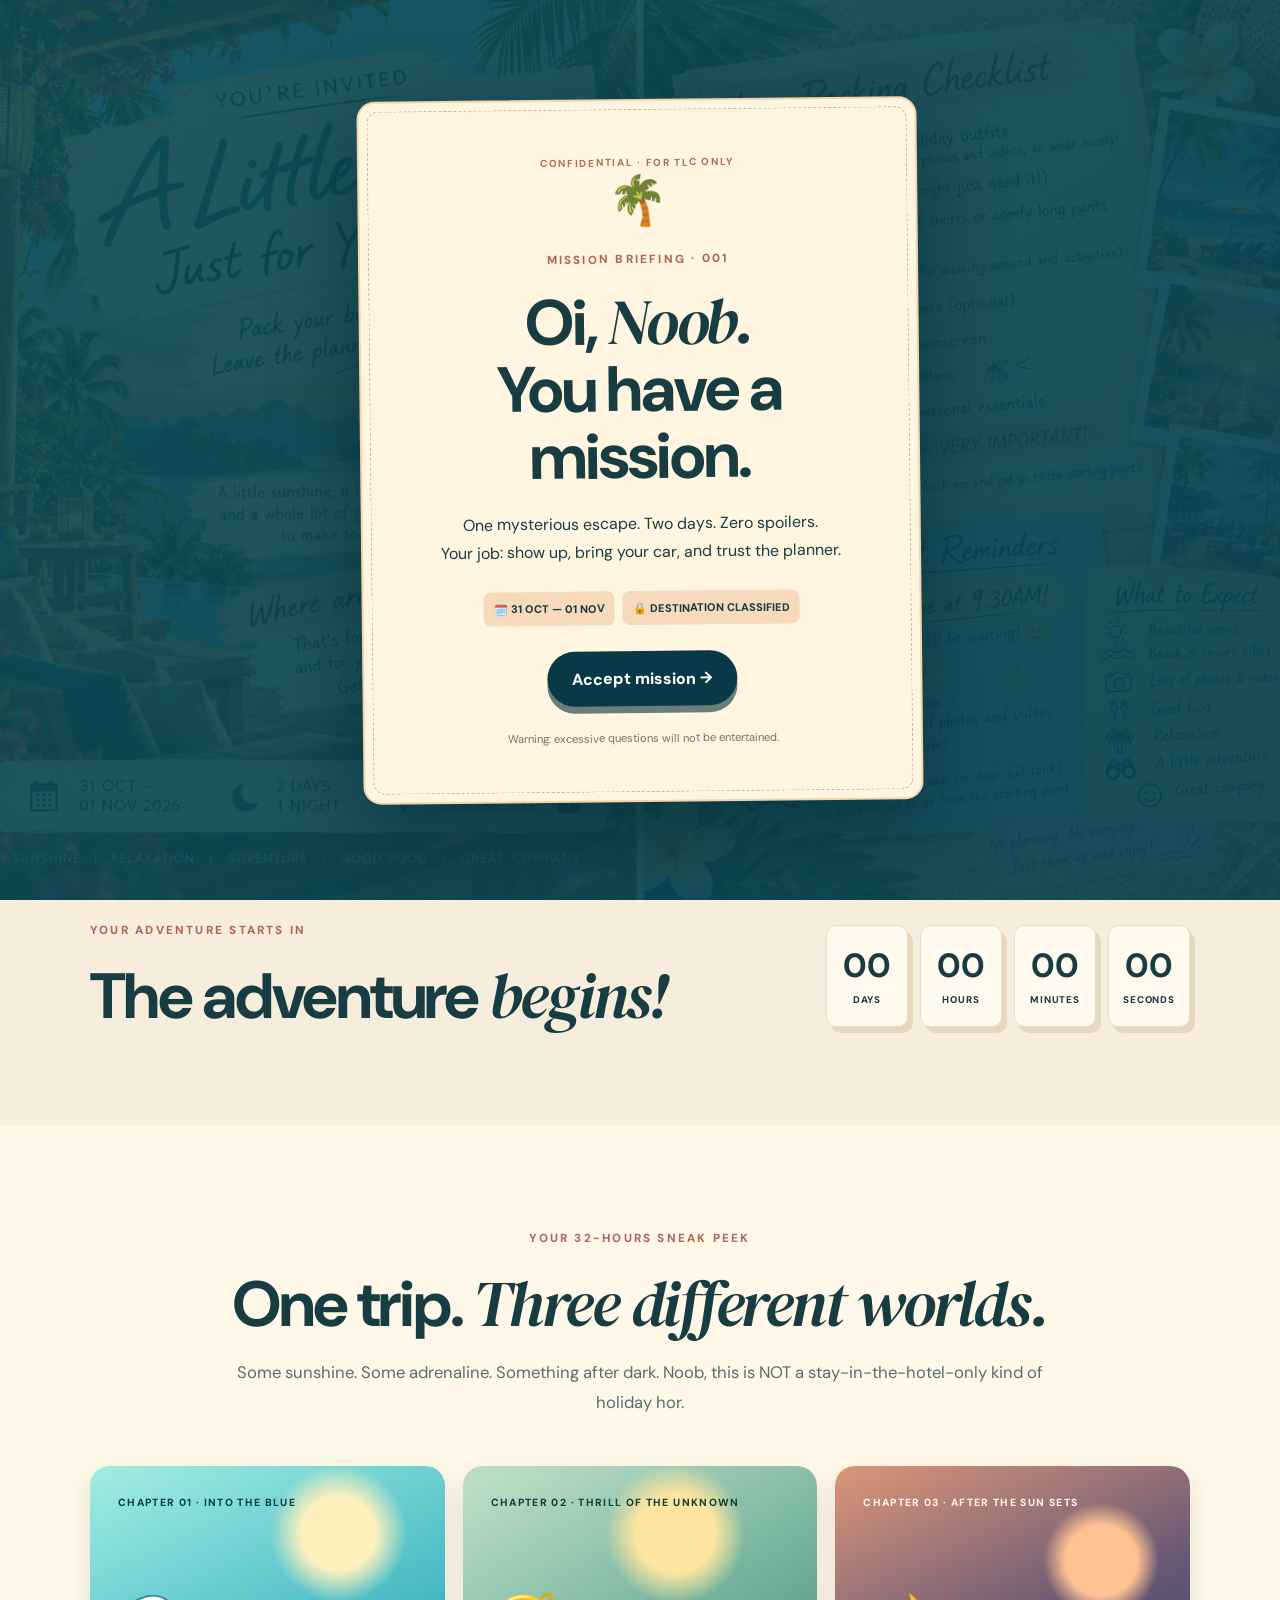
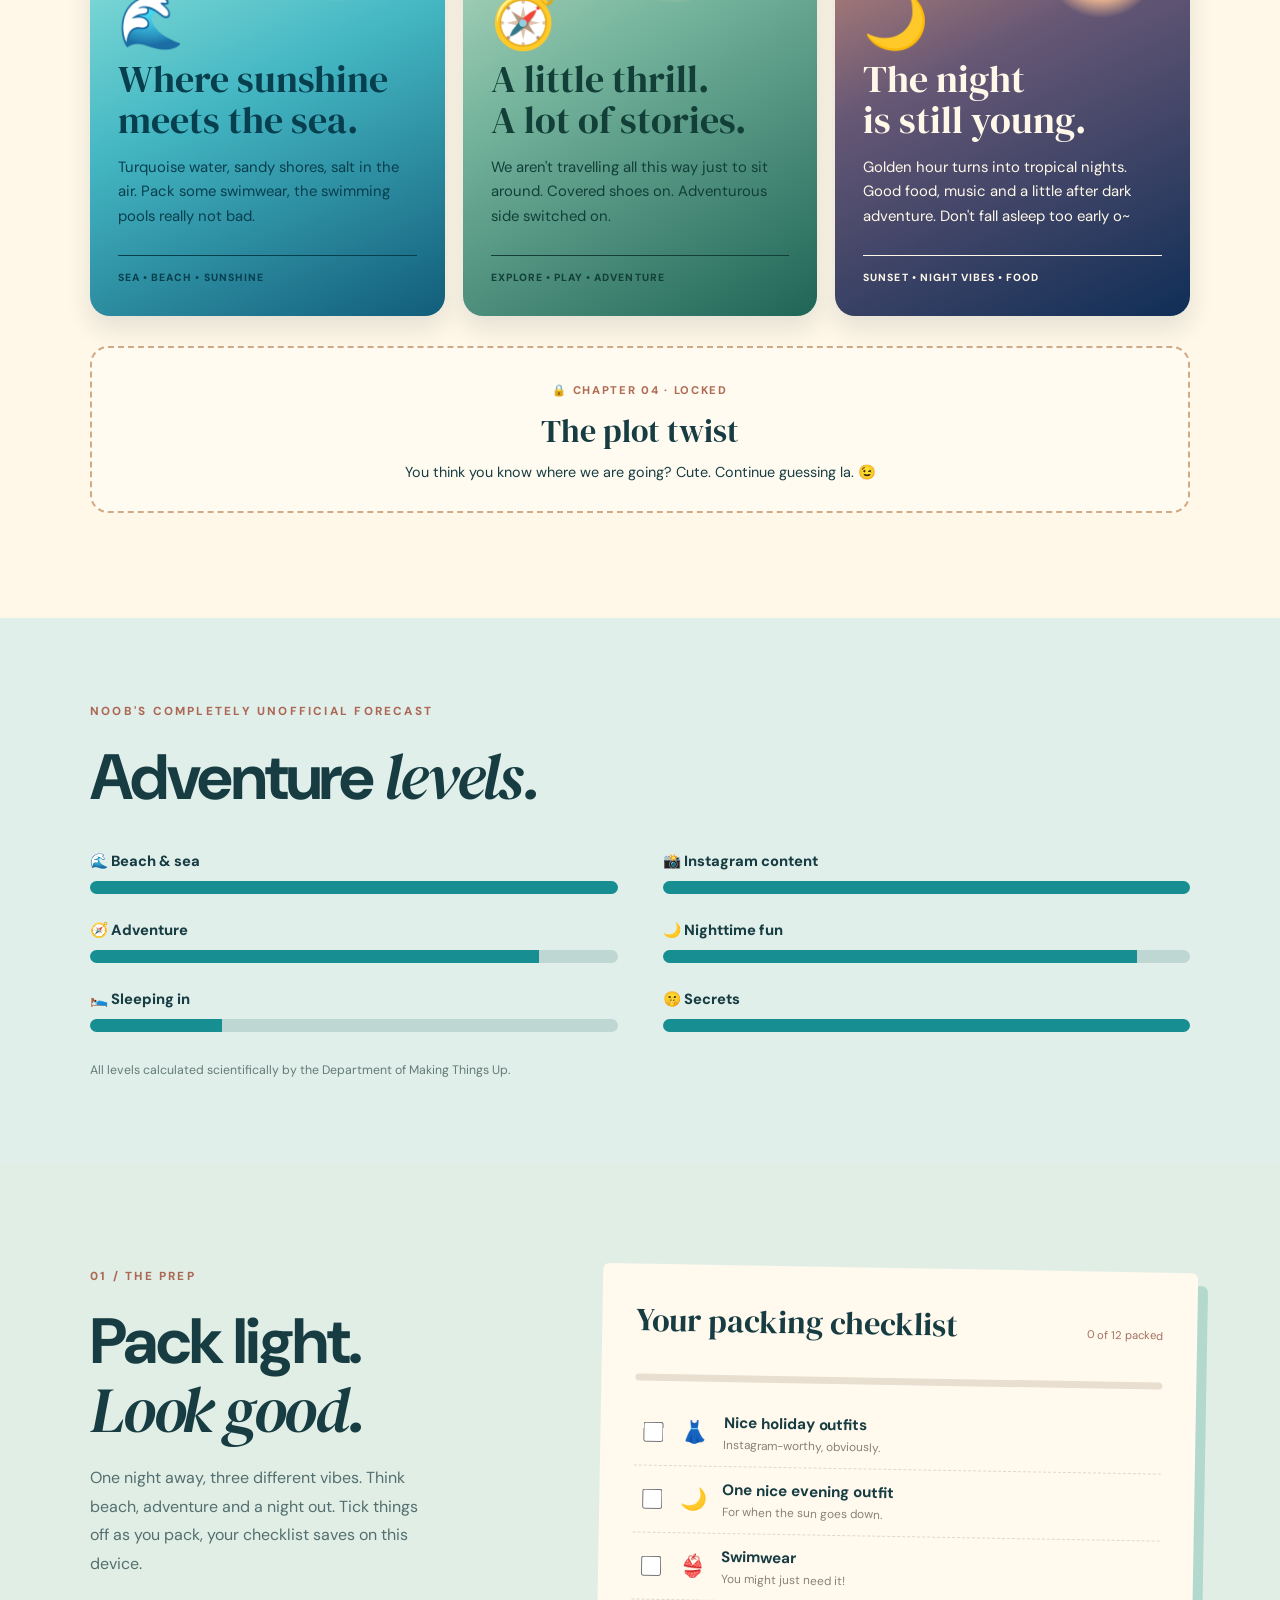
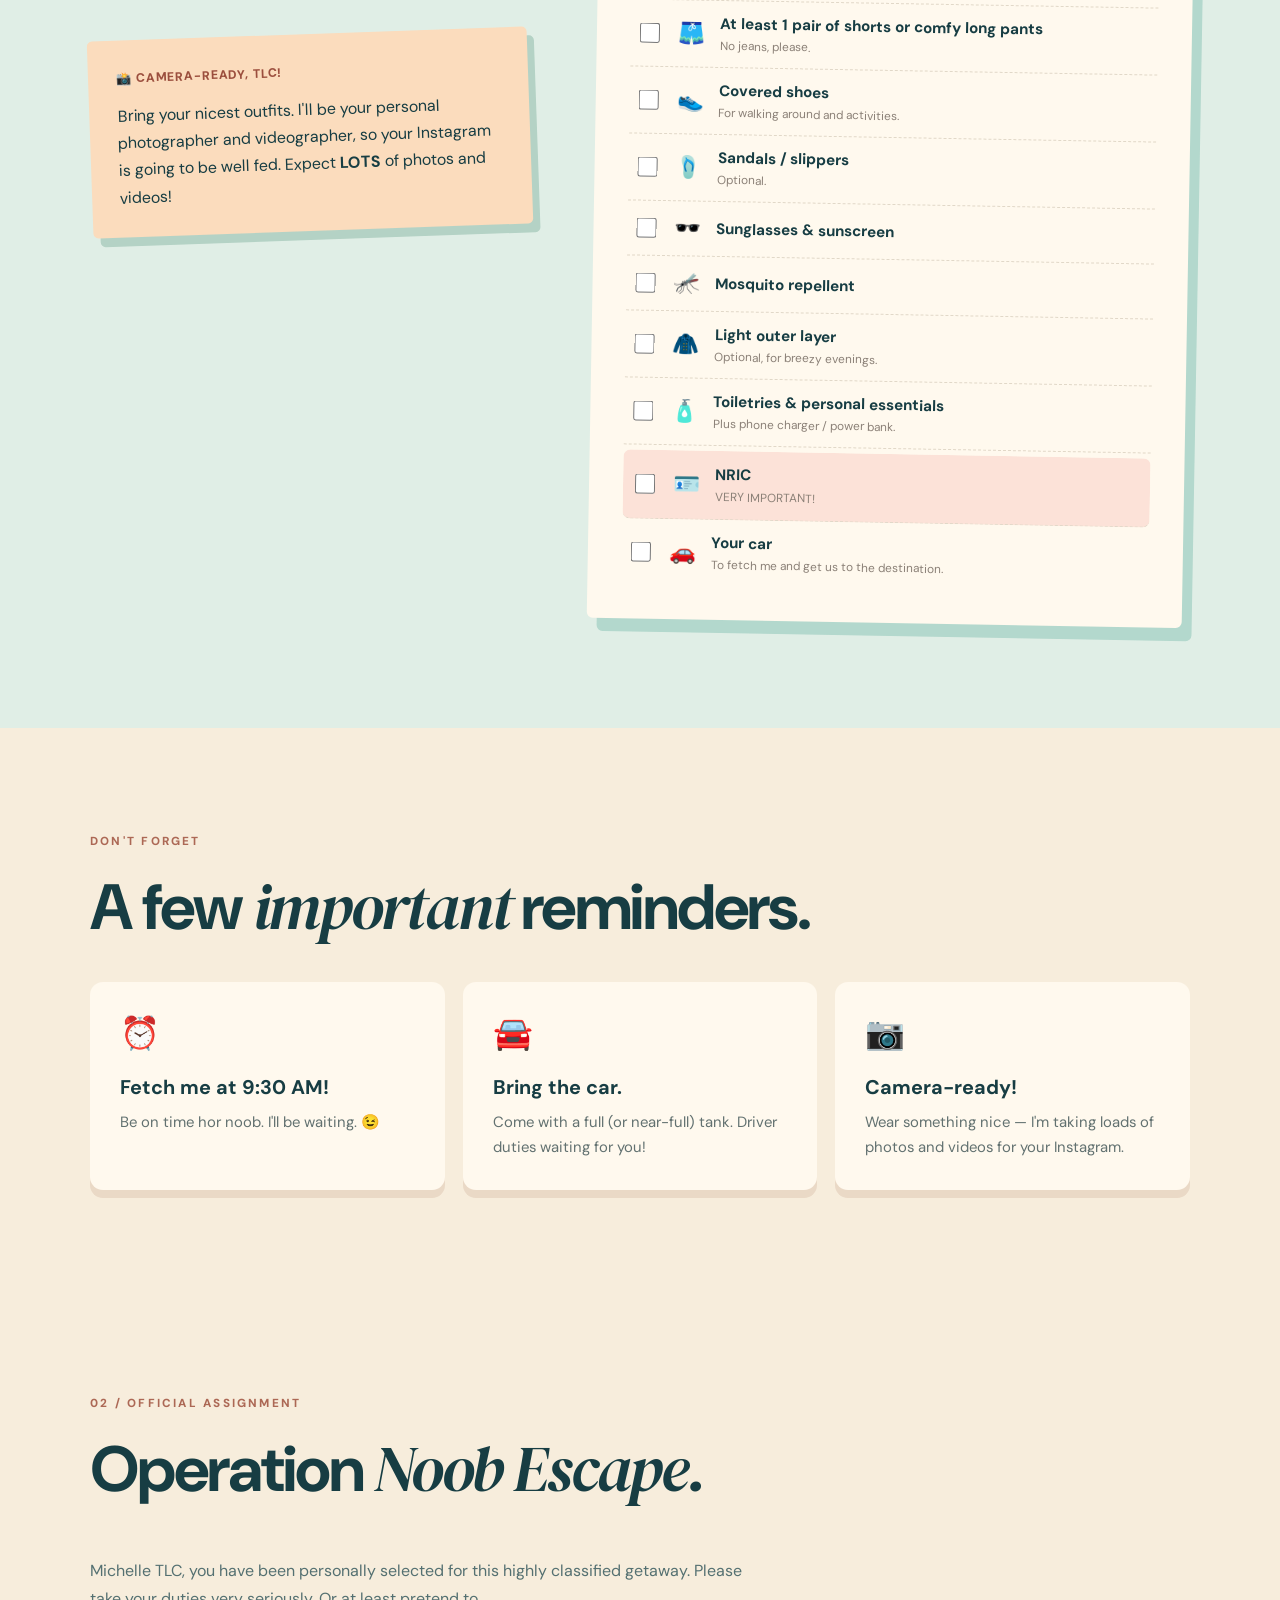
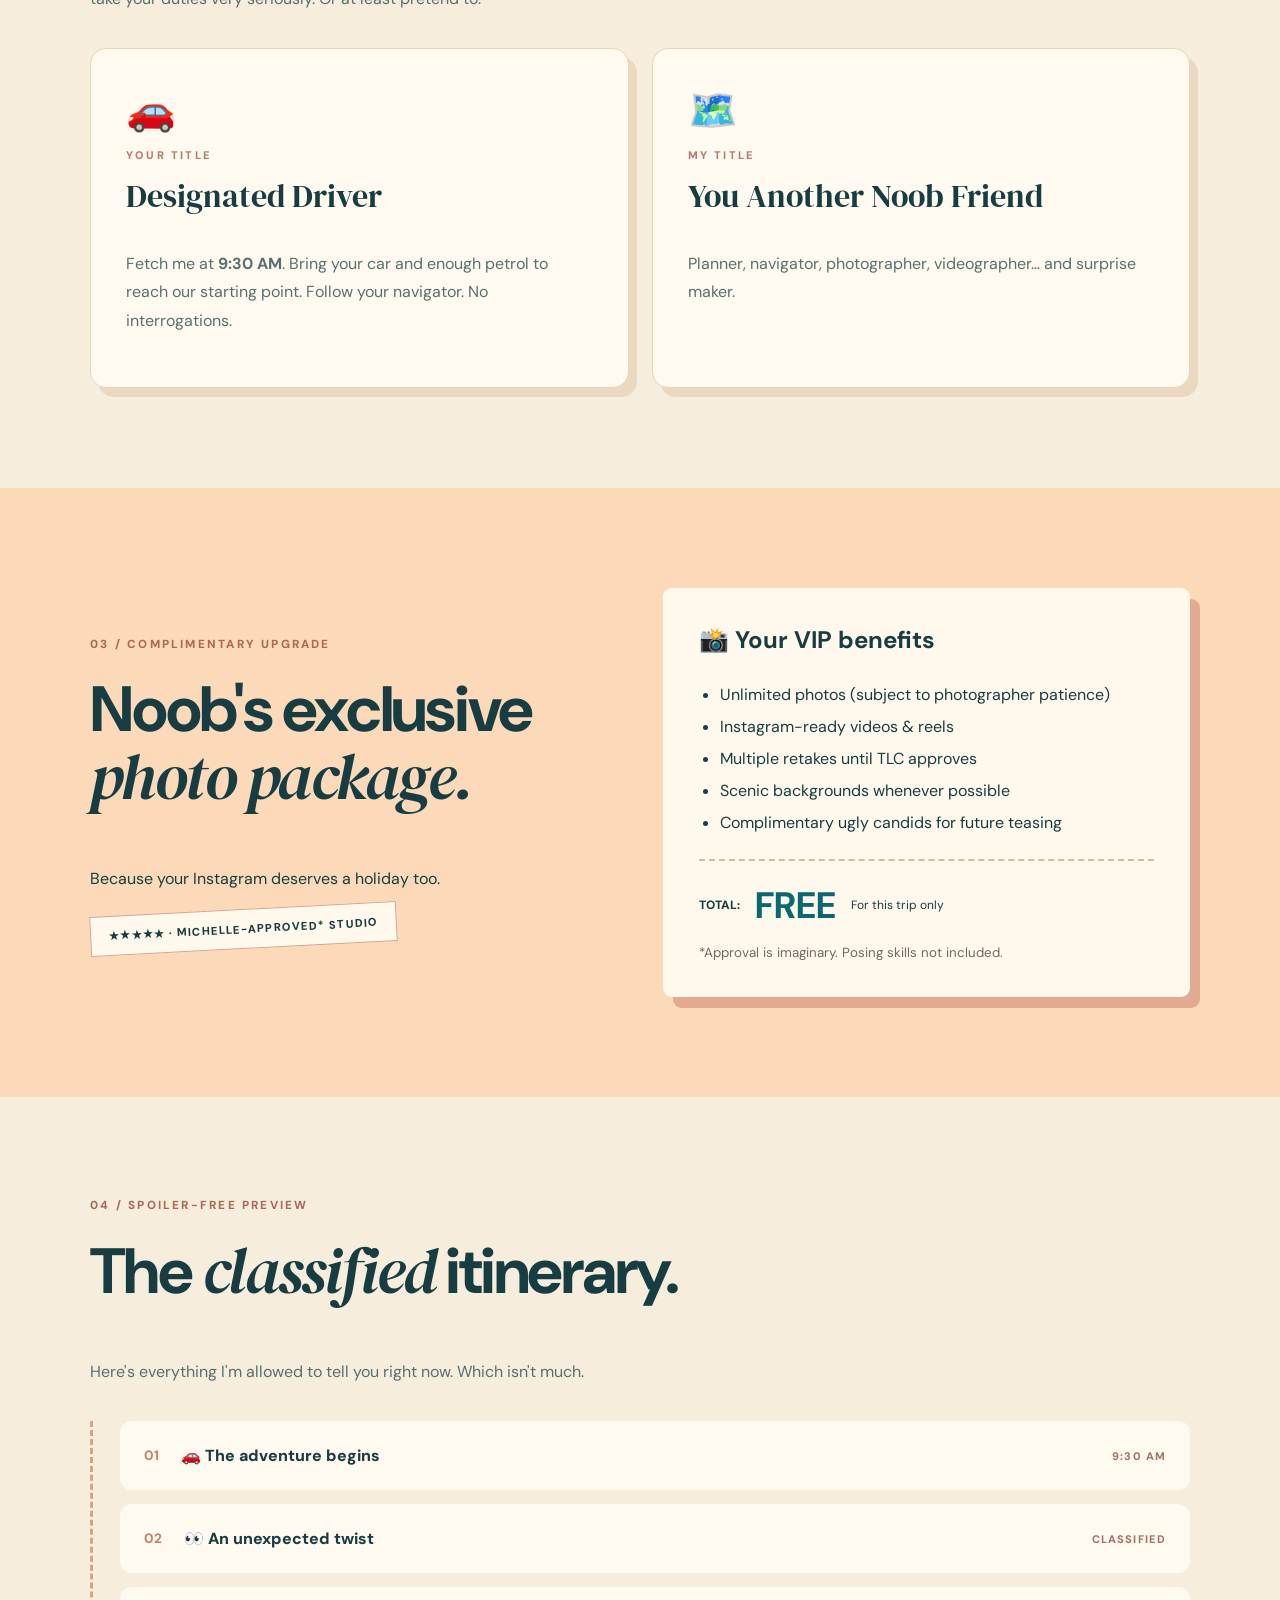
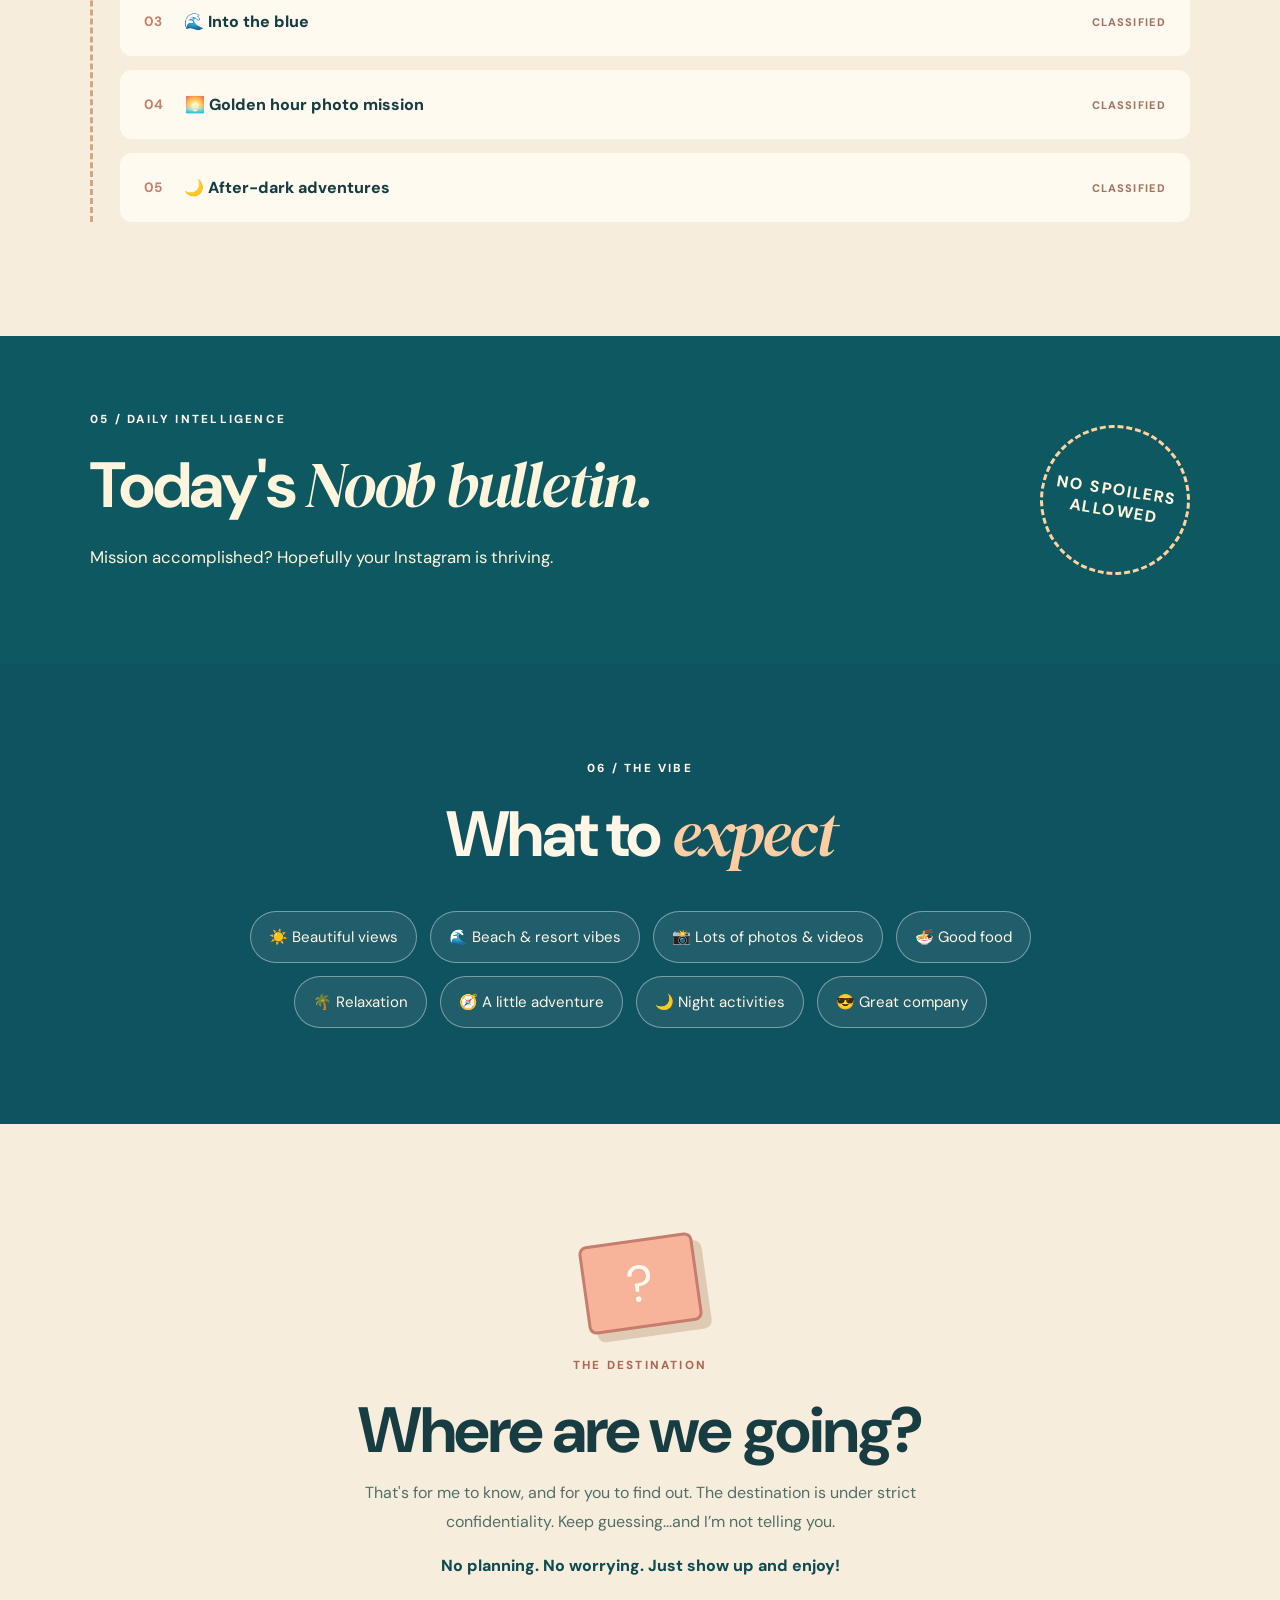
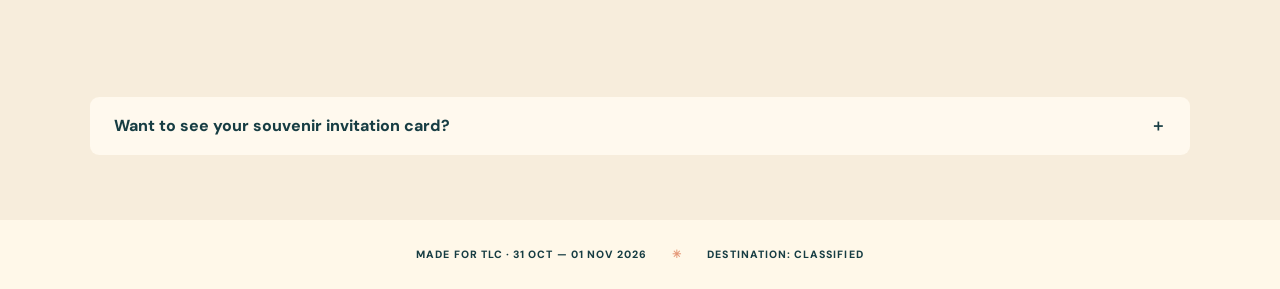
<file: index.html>
<!doctype html>
<html lang="en"><head><meta charset="utf-8"><meta name="viewport" content="width=device-width, initial-scale=1"><meta name="theme-color" content="#f7eddc"><meta name="description" content="Noob, you're invited to a little mystery escape. Pack your bags and leave the planning to me!"><title>A Little Escape — For Noob</title><link rel="stylesheet" href="styles.css"></head>
<body>
<div class="grain" aria-hidden="true"></div>
<header class="topbar"><span class="brand">THE MYSTERY ESCAPE CLUB <span aria-hidden="true">✺</span></span><span class="top-pill">31 OCT — 01 NOV 2026</span></header>
<div class="mission-gate" id="mission-gate" role="dialog" aria-modal="true" aria-labelledby="gate-title"><div class="gate-card"><div class="stamp">CONFIDENTIAL · FOR TLC ONLY</div><div class="gate-icon">🌴</div><p class="eyebrow dark">MISSION BRIEFING · 001</p><h2 id="gate-title">Oi, <em>Noob.</em><br>You have a mission.</h2><p>One mysterious escape. Two days. Zero spoilers.<br>Your job: show up, bring your car, and trust the planner.</p><div class="gate-meta"><span>🗓️ 31 OCT — 01 NOV</span><span>🔒 DESTINATION CLASSIFIED</span></div><button class="button primary" id="accept-mission" type="button">Accept mission →</button><small>Warning: excessive questions will not be entertained.</small></div></div><div class="toast" id="toast" role="status" aria-live="polite"></div><main>
<section class="hero" aria-labelledby="hero-title">
<div class="leaf leaf-a" aria-hidden="true">✳</div><div class="leaf leaf-b" aria-hidden="true">✳</div>
<div class="hero-content"><p class="eyebrow">✦ YOU'RE OFFICIALLY INVITED ✦</p><div class="postmark">TOP SECRET<br>NO PEEKING</div><h1 id="hero-title">A Little <em>Escape</em><span>Just for You, <strong id="noob-trigger" title="Noob approved">Noob.</strong></span></h1><p class="hero-sub">Pack your bags. Leave the planning to me.<br><span>A little sunshine, a little adventure, and a whole lot of good stories.</span></p><div class="hero-actions"><a class="button primary" href="#packing">See what to pack <span>↓</span></a><a class="button secondary" href="#worlds">Your adventure <span>↗</span></a></div></div>
<div class="wave" aria-hidden="true"></div></section>
<section class="details wrap"><div class="detail"><span class="tiny-label">WHEN</span><strong>31 Oct – 1 Nov</strong><span>Saturday to Sunday · 2026</span></div><div class="detail"><span class="tiny-label">HOW LONG</span><strong>2 Days, 1 Night</strong><span>Short trip, maximum fun</span></div><div class="detail"><span class="tiny-label">WHERE</span><strong>Classified <span aria-hidden="true">⌁</span></strong><span>Nice try, TLC 😉</span></div></section>
<section class="countdown wrap" aria-labelledby="countdown-title"><div><p class="eyebrow dark">YOUR ADVENTURE STARTS IN</p><h2 id="countdown-title">The countdown <em>is on.</em></h2></div><div class="timer" id="timer" role="timer" aria-live="off"><div><b id="days">--</b><small>DAYS</small></div><div><b id="hours">--</b><small>HOURS</small></div><div><b id="minutes">--</b><small>MINUTES</small></div><div><b id="seconds">--</b><small>SECONDS</small></div></div></section>

<section class="worlds-section" id="worlds" aria-labelledby="worlds-title">
 <div class="wrap worlds-intro"><p class="eyebrow dark">YOUR 32-HOURS SNEAK PEEK</p><h2 id="worlds-title">One trip. <em>Three different worlds.</em></h2><p>Some sunshine. Some adrenaline. Something after dark. Noob, this is NOT a stay-in-the-hotel-only kind of holiday hor.</p></div>
 <div class="world-grid wrap">
  <article class="world-card blue-world"><div class="world-number">CHAPTER 01 · INTO THE BLUE</div><div class="world-icon">🌊</div><h3>Where sunshine<br>meets the sea.</h3><p>Turquoise water, sandy shores, salt in the air. Pack some swimwear, the swimming pools really not bad.</p><span class="world-tag">SEA • BEACH • SUNSHINE</span></article>
  <article class="world-card thrill-world"><div class="world-number">CHAPTER 02 · THRILL OF THE UNKNOWN</div><div class="world-icon">🧭</div><h3>A little thrill.<br>A lot of stories.</h3><p>We aren't travelling all this way just to sit around. Covered shoes on. Adventurous side switched on.</p><span class="world-tag">EXPLORE • PLAY • ADVENTURE</span></article>
  <article class="world-card night-world"><div class="world-number">CHAPTER 03 · AFTER THE SUN SETS</div><div class="world-icon">🌙</div><h3>The night<br>is still young.</h3><p>Golden hour turns into tropical nights. Good food, music and a little after dark adventure. Don't fall asleep too early o~</p><span class="world-tag">SUNSET • NIGHT VIBES • FOOD</span></article>
 </div>
 <div class="wrap twist-teaser"><span>🔒 CHAPTER 04 · LOCKED</span><strong>The plot twist</strong><p>You think you know where we are going? Cute. Continue guessing la. 😉</p></div>
</section>
<section class="forecast-section"><div class="wrap"><p class="eyebrow dark">NOOB'S COMPLETELY UNOFFICIAL FORECAST</p><h2>Adventure <em>levels.</em></h2><div class="forecast-grid"><div><span>🌊 Beach & sea</span><b style="--level:100%"></b></div><div><span>📸 Instagram content</span><b style="--level:100%"></b></div><div><span>🧭 Adventure</span><b style="--level:85%"></b></div><div><span>🌙 Nighttime fun</span><b style="--level:90%"></b></div><div><span>🛌 Sleeping in</span><b style="--level:25%"></b></div><div><span>🤫 Secrets</span><b style="--level:100%"></b></div></div><p class="forecast-disclaimer">All levels calculated scientifically by the Department of Making Things Up.</p></div></section>
<section class="packing-section" id="packing"><div class="wrap grid"><div class="section-intro"><div class="eyebrow dark">01 / THE PREP</div><h2>Pack light.<br><em>Look good.</em></h2><p>One night away, three different vibes. Think beach, adventure and a night out. Tick things off as you pack, your checklist saves on this device.</p><div class="note-card"><span class="sticker">📸 CAMERA-READY, TLC!</span><p>Bring your nicest outfits. I'll be your personal photographer and videographer, so your Instagram is going to be well fed. Expect <strong>LOTS</strong> of photos and videos!</p></div></div><div class="paper checklist"><div class="paper-header"><h3>Your packing checklist</h3><span id="progress">0 of 12 packed</span></div><div class="progress-track"><div id="progress-bar"></div></div><div id="checklist-items">
<label><input type="checkbox" data-item="outfits"><span class="icon">👗</span><span>Nice holiday outfits<small>Instagram-worthy, obviously.</small></span></label>
<label><input type="checkbox" data-item="evening"><span class="icon">🌙</span><span>One nice evening outfit<small>For when the sun goes down.</small></span></label>
<label><input type="checkbox" data-item="swim"><span class="icon">👙</span><span>Swimwear<small>You might just need it!</small></span></label>
<label><input type="checkbox" data-item="pants"><span class="icon">🩳</span><span>At least 1 pair of shorts or comfy long pants<small>No jeans, please.</small></span></label>
<label><input type="checkbox" data-item="covered"><span class="icon">👟</span><span>Covered shoes<small>For walking around and activities.</small></span></label>
<label><input type="checkbox" data-item="slippers"><span class="icon">🩴</span><span>Sandals / slippers <small>Optional.</small></span></label>
<label><input type="checkbox" data-item="sun"><span class="icon">🕶️</span><span>Sunglasses & sunscreen</span></label>
<label><input type="checkbox" data-item="mosquito"><span class="icon">🦟</span><span>Mosquito repellent</span></label>
<label><input type="checkbox" data-item="outer"><span class="icon">🧥</span><span>Light outer layer<small>Optional, for breezy evenings.</small></span></label>
<label><input type="checkbox" data-item="essentials"><span class="icon">🧴</span><span>Toiletries & personal essentials<small>Plus phone charger / power bank.</small></span></label>
<label class="important"><input type="checkbox" data-item="nric"><span class="icon">🪪</span><span>NRIC <small>VERY IMPORTANT!</small></span></label>
<label><input type="checkbox" data-item="car"><span class="icon">🚗</span><span>Your car<small>To fetch me and get us to the destination.</small></span></label>
</div></div></div></section>
<section class="reminders wrap"><div class="eyebrow dark">DON'T FORGET</div><h2>A few <em>important</em> reminders.</h2><div class="reminder-grid"><article class="reminder"><span class="reminder-emoji">⏰</span><h3>Fetch me at 9:30 AM!</h3><p>Be on time hor noob. I'll be waiting. 😉</p></article><article class="reminder"><span class="reminder-emoji">🚘</span><h3>Bring the car.</h3><p>Come with a full (or near-full) tank. Driver duties waiting for you!</p></article><article class="reminder"><span class="reminder-emoji">📷</span><h3>Camera-ready!</h3><p>Wear something nice — I'm taking loads of photos and videos for your Instagram.</p></article></div></section>
<section class="wrap mission-section" id="mission"><div class="eyebrow dark">02 / OFFICIAL ASSIGNMENT</div><h2>Operation <em>Noob Escape.</em></h2><p class="section-lead">Michelle TLC, you have been personally selected for this highly classified getaway. Please take your duties very seriously. Or at least pretend to.</p><div class="mission-grid"><article class="mission-card"><span class="mission-emoji">🚗</span><span class="tiny-label">YOUR TITLE</span><h3>Designated Driver</h3><p>Fetch me at <strong>9:30 AM</strong>. Bring your car and enough petrol to reach our starting point. Follow your navigator. No interrogations.</p></article><article class="mission-card"><span class="mission-emoji">🗺️</span><span class="tiny-label">MY TITLE</span><h3>You Another Noob Friend</h3><p>Planner, navigator, photographer, videographer… and surprise maker.</p></article></div></section>
<section class="perks-section"><div class="wrap perks-grid"><div><div class="eyebrow dark">03 / COMPLIMENTARY UPGRADE</div><h2>Noob's exclusive<br><em>photo package.</em></h2><p>Because your Instagram deserves a holiday too.</p><div class="camera-badge">★★★★★ · MICHELLE-APPROVED* STUDIO</div></div><div class="perks-card"><h3>📸 Your VIP benefits</h3><ul><li>Unlimited photos (subject to photographer patience)</li><li>Instagram-ready videos & reels</li><li>Multiple retakes until TLC approves</li><li>Scenic backgrounds whenever possible</li><li>Complimentary ugly candids for future teasing</li></ul><div class="perk-price">TOTAL: <strong>FREE</strong><span>For this trip only</span></div><small>*Approval is imaginary. Posing skills not included.</small></div></div></section>
<section class="wrap itinerary-section"><div class="eyebrow dark">04 / SPOILER-FREE PREVIEW</div><h2>The <em>classified</em> itinerary.</h2><p class="section-lead">Here's everything I'm allowed to tell you right now. Which isn't much.</p><div class="stops"><div><b>01</b><span>🚗 The adventure begins</span><i>9:30 AM</i></div><div><b>02</b><span>👀 An unexpected twist</span><i>CLASSIFIED</i></div><div><b>03</b><span>🌊 Into the blue</span><i>CLASSIFIED</i></div><div><b>04</b><span>🌅 Golden hour photo mission</span><i>CLASSIFIED</i></div><div><b>05</b><span>🌙 After-dark adventures</span><i>CLASSIFIED</i></div></div></section>
<section class="daily-section"><div class="wrap daily-inner"><div><div class="eyebrow">05 / DAILY INTELLIGENCE</div><h2>Today's <em>Noob bulletin.</em></h2><p id="daily-hint">Your mystery briefing is loading...</p></div><span class="daily-stamp">NO SPOILERS<br>ALLOWED</span></div></section>
<section class="expect-section"><div class="wrap"><div class="eyebrow">06 / THE VIBE</div><h2>What to <em>expect</em></h2><div class="vibes"><span>☀️ Beautiful views</span><span>🌊 Beach & resort vibes</span><span>📸 Lots of photos & videos</span><span>🍜 Good food</span><span>🌴 Relaxation</span><span>🧭 A little adventure</span><span>🌙 Night activities</span><span>😎 Great company</span></div></div></section>
<section class="mystery wrap" id="mystery"><div class="envelope"><span>?</span></div><p class="eyebrow dark">THE DESTINATION</p><h2>Where are we going?</h2><p>That's for me to know, and for you to find out. The destination is under strict confidentiality. Keep guessing...and I’m not telling you.</p><p class="mystery-closer">No planning. No worrying. Just show up and enjoy!</p></section>
<section class="art-section wrap"><details><summary>Want to see your souvenir invitation card? <span>＋</span></summary><img src="assets/invitation-art.webp" alt="Tropical mystery getaway invitation collage for Noob" loading="lazy"></details></section>
</main><footer>MADE FOR TLC · 31 OCT — 01 NOV 2026 <span>✳</span> DESTINATION: CLASSIFIED</footer>
<script src="script.js" defer></script></body></html>
</file>
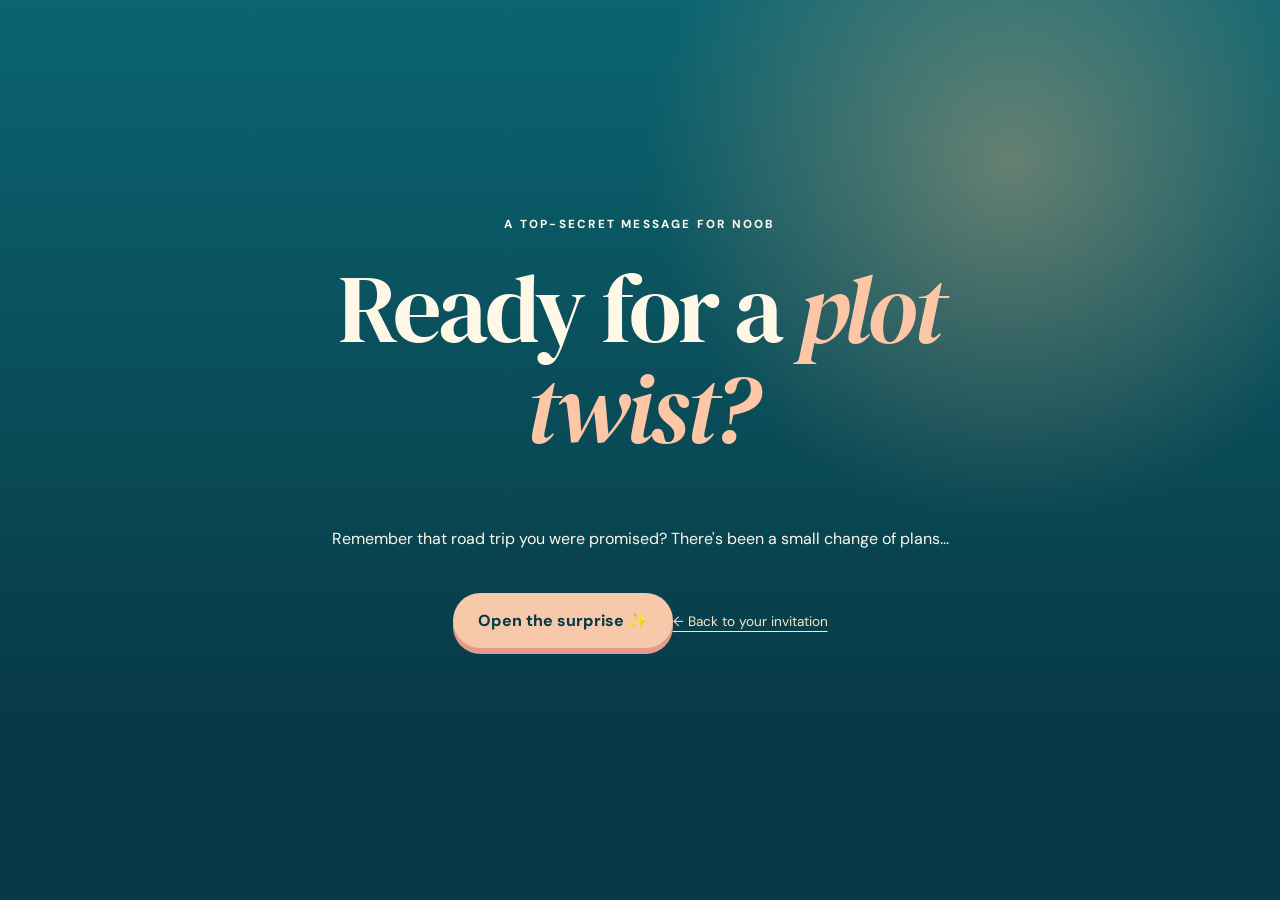
<file: reveal.html>
<!doctype html><html lang="en"><head><meta charset="utf-8"><meta name="viewport" content="width=device-width, initial-scale=1"><meta name="theme-color" content="#073a46"><meta name="robots" content="noindex,nofollow"><title>Plot Twist, TLC!</title><link rel="stylesheet" href="styles.css"></head><body class="reveal-page"><main class="reveal-main"><div class="reveal-shell"><p class="eyebrow">A TOP-SECRET MESSAGE FOR NOOB</p><h1>Ready for a <em>plot twist?</em></h1><p id="sealed-intro">Remember that road trip you were promised? There's been a small change of plans...</p><button id="open-surprise" class="button primary" type="button">Open the surprise ✨</button><div class="reveal-secret" id="reveal-secret" hidden><p class="eyebrow">🚗 ROAD TRIP: CANCELLED &nbsp; → &nbsp; ✈️ FLIGHT MODE: ACTIVATED</p><h2>We're not going<br>on a road trip.<br><em>We're flying to...</em></h2><div class="destination">LANGKAWI <span>🌴</span></div><p>Two days, one night. Beach and resort vibes. Your driver duties end at the airport, Li Ching. Plot twist! ✈️</p><div class="flight-ticket"><span>YOUR SECRET GETAWAY</span><div><strong>PENANG <b>✈</b> LANGKAWI</strong><small>31 OCT 2026 · FLIGHT DEPARTS 1:30 PM</small></div><p>Actual check-in and boarding times: follow your airline booking.</p></div><p class="bottom-message">Told you I'd handle the planning. 😎</p></div><a class="back-link" href="./">← Back to your invitation</a></div></main><script>document.getElementById('open-surprise').addEventListener('click',()=>{document.getElementById('reveal-secret').hidden=false;document.getElementById('open-surprise').hidden=true;document.getElementById('sealed-intro').hidden=true;document.querySelector('.reveal-secret').scrollIntoView({behavior:'smooth',block:'nearest'});});</script></body></html>
</file>
<file: styles.css>
@import url('https://fonts.googleapis.com/css2?family=DM+Sans:wght@400;500;600;700;800&family=DM+Serif+Display:ital@0;1&display=swap');
:root{--ink:#173d43;--deep:#073a46;--sand:#f7eddc;--coral:#f7ad97;--paper:#fff9ee;--sea:#c6e8e2}*{box-sizing:border-box}html{scroll-behavior:smooth}body{margin:0;color:var(--ink);font-family:'DM Sans',Arial,sans-serif;background:var(--sand)}button,input{font:inherit}a{color:inherit}h1,h2,h3,p{margin-top:0}h1,h2{letter-spacing:-.035em}em{font-family:'DM Serif Display',Georgia,serif;font-weight:400}h2{font-size:clamp(2.4rem,5vw,4.5rem);line-height:1.05}.wrap{width:min(1100px,calc(100% - 42px));margin-inline:auto}.grain{position:fixed;inset:0;pointer-events:none;z-index:9;opacity:.14;background-image:url("data:image/svg+xml,%3Csvg viewBox='0 0 180 180' xmlns='http://www.w3.org/2000/svg'%3E%3Cfilter id='n'%3E%3CfeTurbulence type='fractalNoise' baseFrequency='.75' numOctaves='3' stitchTiles='stitch'/%3E%3C/filter%3E%3Crect width='100%25' height='100%25' filter='url(%23n)' opacity='.18'/%3E%3C/svg%3E")}.topbar{display:flex;justify-content:space-between;align-items:center;padding:19px max(22px,calc((100vw - 1100px)/2));background:#fff7e8;font-size:.72rem;font-weight:800;letter-spacing:.13em;gap:20px}.brand span{color:#ec846a}.top-pill{border:1px solid #d2b9a0;border-radius:99px;padding:9px 14px;white-space:nowrap}.hero{position:relative;min-height:630px;display:grid;place-items:center;text-align:center;overflow:hidden;padding:90px 22px 128px;background:radial-gradient(circle at 79% 55%,#ffdd8e 0 3%,transparent 18%),linear-gradient(180deg,#a9d9d4 0%,#cae5db 24%,#fbd0a5 61%,#ee9b7f 79%,#d17b67 100%)}.hero:before{content:'';position:absolute;inset:auto 0 0;height:36%;background:repeating-linear-gradient(177deg,transparent 0 17px,#ffffff22 19px 20px),linear-gradient(#4dabc18a,#0b6577c2);clip-path:polygon(0 20%,15% 26%,30% 16%,47% 26%,65% 18%,81% 23%,100% 12%,100% 100%,0 100%)}.hero:after{content:'';position:absolute;left:-60px;bottom:8%;width:330px;height:340px;opacity:.42;background:radial-gradient(ellipse at 50% 100%,#214e47 0 8%,transparent 9%),repeating-conic-gradient(from 210deg at 40% 90%,transparent 0deg 11deg,#214e47 12deg 15deg,transparent 16deg 28deg);border-radius:100%;transform:rotate(-30deg)}.hero-content{position:relative;z-index:2;max-width:850px}.eyebrow{font-size:.73rem;font-weight:800;letter-spacing:.19em;color:#fff9ee;margin-bottom:24px}.eyebrow.dark{color:#ac6855}.hero h1{font-family:'DM Serif Display',Georgia,serif;font-size:clamp(4.2rem,10vw,8.5rem);line-height:.97;margin:0 0 28px;color:#073b48;font-weight:400;text-shadow:0 2px #fff5dc4a}.hero h1 em{display:inline-block;color:#fff8e7;text-shadow:1px 3px #0d475055}.hero h1 span{font-family:'DM Sans',sans-serif;font-size:clamp(1.4rem,3.2vw,2.7rem);font-weight:500;display:block;letter-spacing:-.06em;margin-top:18px}.hero h1 strong{font-weight:800;text-decoration:underline;text-decoration-color:#fcaf87;text-decoration-thickness:7px;text-underline-offset:6px}.hero-sub{font-weight:800;font-size:1.16rem;line-height:1.8}.hero-sub span{font-size:.94rem;font-weight:500}.hero-actions{display:flex;justify-content:center;gap:13px;flex-wrap:wrap;margin-top:35px}.button{display:inline-flex;align-items:center;justify-content:center;gap:12px;text-decoration:none;border-radius:100px;padding:17px 25px;font-weight:800;cursor:pointer;border:0;transition:transform .2s}.button:hover{transform:translateY(-3px)}.button.primary{background:var(--deep);color:white;box-shadow:0 7px 0 #052d3699}.button.secondary{background:#fff6df;border:2px solid var(--deep)}.postmark{position:absolute;right:-80px;top:-38px;transform:rotate(14deg);border:2px dashed #e9896f;color:#b4594c;border-radius:50%;width:115px;height:115px;display:grid;place-items:center;font-size:.75rem;font-weight:800;line-height:1.7;letter-spacing:.08em}.leaf{position:absolute;color:#2a7859;opacity:.3;font-size:11rem}.leaf-a{top:-90px;left:6%;transform:rotate(25deg)}.leaf-b{bottom:-100px;right:3%;transform:rotate(-18deg)}.details{position:relative;display:grid;grid-template-columns:repeat(3,1fr);background:#fff8e9;box-shadow:0 18px 35px #61422313;margin-top:-45px;border-radius:12px;padding:28px 18px;z-index:4}.detail{padding:10px 24px;display:grid;gap:9px}.detail+.detail{border-left:1px dashed #d4b8a2}.tiny-label{font-size:.69rem;color:#b87967;font-weight:800;letter-spacing:.2em}.detail strong{font-size:1.3rem}.detail>span:last-child{font-size:.81rem;color:#6d7774}.countdown{padding:112px 0 95px;display:flex;justify-content:space-between;gap:35px;align-items:center}.countdown h2{margin:0}.timer{display:grid;grid-template-columns:repeat(4,1fr);gap:12px}.timer div{min-width:82px;text-align:center;background:#fff9ee;border:1px solid #ebddc9;padding:18px 10px;border-radius:10px;box-shadow:5px 6px 0 #e6d7bf}.timer b{display:block;font-size:2.1rem}.timer small{font-size:.61rem;letter-spacing:.1em;font-weight:800}.packing-section{background:#e0eee6;padding:105px 0}.grid{display:grid;grid-template-columns:.85fr 1.15fr;gap:65px;align-items:start}.section-intro h2{margin:20px 0}.section-intro>p{max-width:330px;line-height:1.8;color:#546f6e}.note-card{background:#fbdcbd;padding:26px 28px;transform:rotate(-2deg);box-shadow:7px 9px 0 #b4d2c5;margin-top:55px;border-radius:5px}.note-card p{line-height:1.7;margin:15px 0 0}.sticker{font-size:.77rem;font-weight:800;letter-spacing:.07em;color:#9b4e3d}.paper{background:var(--paper);padding:34px;box-shadow:10px 13px 0 #b3d8cd;transform:rotate(1deg);border-radius:6px}.paper-header{display:flex;justify-content:space-between;gap:12px;align-items:baseline}.paper h3{font-family:'DM Serif Display',Georgia,serif;font-size:2rem;font-weight:400}.paper-header>span{font-size:.7rem;color:#a47160;white-space:nowrap}.progress-track{height:7px;background:#e8dfd0;border-radius:30px;overflow:hidden;margin-bottom:18px}.progress-track div{height:100%;width:0;background:#df9276;transition:width .2s}.checklist label{display:flex;gap:15px;align-items:center;cursor:pointer;border-bottom:1px dashed #e1d8c8;padding:13px 5px}.checklist label:last-child{border-bottom:0}.checklist label input{accent-color:#267a79;width:20px;height:20px;flex:0 0 20px;cursor:pointer}.checklist label input:checked~span:last-child{text-decoration:line-through;color:#8b9691}.checklist label span:last-child{font-size:.95rem;font-weight:700}.checklist small{display:block;font-size:.74rem;color:#8b8077;margin-top:4px;font-weight:400}.checklist .icon{font-size:1.35rem}.checklist .important{background:#fce2d8;border-radius:7px;margin-top:5px;padding:14px 8px}.reminders{padding:105px 0}.reminders h2{margin-bottom:40px}.reminder-grid{display:grid;grid-template-columns:repeat(3,1fr);gap:18px}.reminder{background:#fff9ee;border-radius:13px;padding:30px;box-shadow:0 8px 0 #ead9c6}.reminder-emoji{font-size:2rem}.reminder h3{font-size:1.24rem;margin:20px 0 10px}.reminder p{font-size:.93rem;line-height:1.7;color:#627170;margin:0}.expect-section{background:#0f5260;color:#fff6e5;text-align:center;padding:96px 0}.expect-section h2{margin:0 0 42px}.expect-section h2 em{color:#fecda1}.vibes{display:flex;flex-wrap:wrap;justify-content:center;gap:13px;max-width:860px;margin:auto}.vibes span{padding:15px 18px;border:1px solid #ffffff66;border-radius:50px;background:#ffffff13;font-size:.94rem}.mystery{text-align:center;padding:115px 20px 100px;max-width:680px}.mystery .envelope{width:115px;height:89px;margin:0 auto 29px;background:#f8b49a;border:3px solid #c67c6e;border-radius:8px;display:grid;place-items:center;transform:rotate(-8deg);font-size:3.2rem;color:#fff9ee;box-shadow:8px 9px 0 #dfcbb4}.mystery h2{margin-bottom:15px}.mystery>p:not(.eyebrow){line-height:1.8;color:#526e69}.mystery-closer{font-weight:800!important;color:#0e4b51!important}.art-section{padding-bottom:65px}.art-section details{background:#fff9ee;border-radius:9px;padding:18px 24px}.art-section summary{cursor:pointer;font-weight:800;display:flex;justify-content:space-between;gap:15px;list-style:none}.art-section summary::-webkit-details-marker{display:none}.art-section img{display:block;width:100%;height:auto;margin-top:25px;border-radius:6px}footer{display:flex;justify-content:center;gap:25px;align-items:center;background:#fff8e9;padding:28px 15px;text-align:center;font-size:.66rem;font-weight:800;letter-spacing:.1em}footer span{color:#e59979}
/* Secret reveal page: independent file, not linked from invitation */
.reveal-page{background:#083e49;color:#fff8e7}.reveal-main{min-height:100dvh;display:grid;place-items:center;padding:38px 20px;background:radial-gradient(circle at 79% 18%,#f8bf8360,transparent 29%),linear-gradient(180deg,#0c6471,#073a46 80%)}.reveal-shell{text-align:center;max-width:750px;width:100%;padding:40px 15px}.reveal-shell h1{font-size:clamp(3rem,8vw,6rem);font-family:'DM Serif Display',Georgia,serif;font-weight:400;line-height:1.05}.reveal-shell h1 em{color:#fdc6a6}.reveal-shell>p{line-height:1.8}.reveal-shell .button.primary{background:#f7c8a9;color:#073a46;margin:24px 0 38px;box-shadow:0 6px 0 #e49a8c}.reveal-secret{background:#fffaed;color:#0b4651;border-radius:22px;padding:44px 25px;box-shadow:0 22px 65px #052b31}.reveal-secret[hidden]{display:none}.reveal-secret .eyebrow{color:#d67f62}.reveal-secret h2{font-size:clamp(2rem,5vw,3.7rem)}.reveal-secret h2 em{color:#da876b}.destination{font-size:clamp(2.5rem,9vw,6rem);font-weight:800;letter-spacing:-.06em;margin:24px 0;color:#007b80;overflow-wrap:anywhere}.destination span{font-size:.6em}.reveal-secret>p{line-height:1.75}.flight-ticket{border:2px dashed #deb39c;text-align:left;padding:20px;margin:25px auto;max-width:490px;border-radius:9px;background:#fff2df}.flight-ticket>span{letter-spacing:.15em;font-size:.65rem;font-weight:800;color:#b76e5e}.flight-ticket strong{display:block;font-size:1.15rem;margin:18px 0 7px}.flight-ticket strong b{color:#d77e62}.flight-ticket small{font-weight:700}.flight-ticket p{font-size:.77rem;color:#6e7772;margin-bottom:0}.bottom-message{font-weight:800}.back-link{display:inline-block;margin-top:30px;color:#fce4c9;font-size:.85rem;text-underline-offset:5px}
@media(max-width:790px){.topbar{padding:15px 20px}.hero{min-height:650px}.postmark{right:0;top:-52px;width:80px;height:80px;font-size:.56rem}.details{grid-template-columns:1fr;margin-top:-35px}.detail{padding:15px 20px}.detail+.detail{border-left:0;border-top:1px dashed #d4b8a2}.countdown{display:block;padding:85px 0}.timer{margin-top:25px}.grid{grid-template-columns:1fr;gap:40px}.note-card{margin-top:30px;max-width:450px}.paper{transform:none}.reminder-grid{grid-template-columns:1fr}.reminders,.packing-section{padding:78px 0}.hero:after{opacity:.2}.leaf-a{left:-80px}}@media(max-width:450px){.topbar{font-size:.55rem}.top-pill{padding:8px}.hero{padding:110px 18px 120px}.hero h1{font-size:3.65rem}.hero-sub{font-size:1rem}.hero-sub span{font-size:.84rem}.timer{gap:5px}.timer div{min-width:0;padding:14px 4px}.timer b{font-size:1.65rem}.timer small{font-size:.51rem}.paper{padding:24px 14px}.paper h3{font-size:1.55rem}.checklist label span:last-child{font-size:.86rem}.vibes span{font-size:.82rem}.reveal-shell{padding:20px 0}.reveal-secret{padding:32px 13px}footer{font-size:.55rem;gap:10px}}
@media(prefers-reduced-motion:reduce){html{scroll-behavior:auto}*,*:before,*:after{transition:none!important}}

/* Personality edition */
[hidden]{display:none!important}.mission-gate{position:fixed;inset:0;z-index:30;background:linear-gradient(135deg,#0d4c56e8,#0c4553f2),url('assets/invitation-art.webp') center/cover;display:grid;place-items:center;padding:20px;overflow:auto}.gate-card{position:relative;background:#fff5e1;border:2px solid #f4d3ab;border-radius:18px;max-width:560px;width:100%;padding:clamp(26px,6vw,55px);text-align:center;box-shadow:0 25px 80px #002c35a8;transform:rotate(-.6deg)}.gate-card:before{content:'';position:absolute;inset:8px;border:1px dashed #d4af8f;border-radius:12px;pointer-events:none}.gate-card h2{font-size:clamp(2.3rem,6vw,4rem);margin:12px 0 20px}.gate-card p{line-height:1.7}.gate-card .eyebrow{margin:18px 0}.gate-icon{font-size:3rem}.stamp{letter-spacing:.17em;font-size:.63rem;font-weight:800;color:#b46e58}.gate-meta{display:flex;gap:8px;justify-content:center;flex-wrap:wrap;margin:26px 0}.gate-meta span{background:#f6dabb;padding:10px;border-radius:7px;font-weight:800;font-size:.69rem}.gate-card small{display:block;font-size:.7rem;margin-top:25px;color:#806e61}.toast{position:fixed;bottom:24px;left:50%;transform:translate(-50%,140px);z-index:40;background:#073a46;color:#fff9ef;border:2px solid #f3caa0;border-radius:15px;padding:19px 24px;max-width:min(94vw,500px);width:max-content;text-align:center;font-size:.86rem;font-weight:800;box-shadow:0 15px 40px #073a4655;opacity:0;transition:transform .3s,opacity .3s;pointer-events:none}.toast.show{transform:translate(-50%,0);opacity:1}#noob-trigger{cursor:pointer}.mission-section,.itinerary-section{padding:100px 0}.section-lead{max-width:670px;line-height:1.75;color:#547071;margin-bottom:35px}.mission-grid{display:grid;grid-template-columns:1fr 1fr;gap:23px}.mission-card{background:#fffaef;border:1px solid #e8d3b9;border-radius:16px;padding:35px;box-shadow:8px 9px 0 #ead8c0}.mission-card .tiny-label{display:block;margin:12px 0}.mission-emoji{font-size:2.5rem}.mission-card h3{font-family:'DM Serif Display',Georgia,serif;font-size:2rem;font-weight:400}.mission-card p{line-height:1.8;color:#597070}.perks-section{background:#fbd9b9;padding:100px 0}.perks-grid{display:grid;grid-template-columns:1fr 1fr;gap:45px;align-items:center}.perks-grid p{line-height:1.75}.camera-badge{background:#fff9ed;display:inline-block;font-size:.7rem;font-weight:800;padding:12px 18px;letter-spacing:.1em;border:1px solid #d3a68e;transform:rotate(-3deg)}.perks-card{background:#fff9ed;box-shadow:10px 11px 0 #e2aa91;border-radius:9px;padding:36px}.perks-card h3{font-size:1.5rem}.perks-card ul{padding-left:21px;line-height:2}.perk-price{border-top:2px dashed #d9b7a1;margin-top:20px;padding-top:20px;display:flex;align-items:center;gap:15px;font-size:.75rem;font-weight:800}.perk-price strong{font-size:2.3rem;color:#0a6970}.perk-price span{font-weight:400}.perks-card small{display:block;margin-top:15px;color:#78685c}.stops{border-left:3px dashed #d3a583;padding-left:27px}.stops>div{background:#fffaef;margin:14px 0;padding:24px;display:flex;align-items:center;gap:22px;border-radius:12px}.stops b{color:#c68068;font-size:.85rem}.stops span{flex:1;font-weight:800}.stops i{font-style:normal;color:#a27362;font-weight:800;font-size:.69rem;letter-spacing:.1em}.daily-section{padding:75px 0;background:#0e5961;color:#fff5dc}.daily-inner{display:flex;align-items:center;justify-content:space-between;gap:25px}.daily-inner h2{margin:0 0 23px}.daily-inner p{font-size:1.05rem;line-height:1.8;max-width:650px}.daily-stamp{font-size:1rem;font-weight:800;letter-spacing:.1em;border:3px dashed #ffd29e;transform:rotate(9deg);border-radius:50%;display:grid;place-items:center;text-align:center;width:150px;height:150px;flex-shrink:0}@media(max-width:700px){.mission-grid,.perks-grid{grid-template-columns:1fr}.mission-section,.itinerary-section,.perks-section{padding:75px 0}.stops>div{gap:9px;padding:17px 12px}.stops i{font-size:.55rem}.daily-stamp{width:83px;height:83px;font-size:.55rem}.daily-inner{align-items:flex-start}.perks-card{padding:25px}}

.reveal-secret:not([hidden]){animation:popin .7s cubic-bezier(.18,.8,.24,1.1)}@keyframes popin{from{opacity:0;transform:scale(.85) translateY(28px)}to{opacity:1;transform:scale(1) translateY(0)}}

/* Three different worlds: beach, action, night */
.worlds-section{padding:105px 0;background:#fff7e7}.worlds-intro{text-align:center;max-width:820px}.worlds-intro h2{margin-bottom:20px}.worlds-intro>p:last-child{font-size:1.04rem;line-height:1.8;color:#53706d}.world-grid{display:grid;grid-template-columns:repeat(3,minmax(0,1fr));gap:18px;margin-top:48px}.world-card{min-height:450px;border-radius:20px;padding:32px 28px;display:flex;flex-direction:column;justify-content:flex-end;position:relative;overflow:hidden;box-shadow:0 12px 25px #234b4c20;transition:transform .3s}.world-card:hover{transform:translateY(-6px)}.world-card:before{content:'';position:absolute;inset:0;pointer-events:none;opacity:.7}.blue-world{background:radial-gradient(circle at 70% 15%,#fff1be 0 8%,transparent 15%),linear-gradient(155deg,#a2eee2 0%,#44b7c3 48%,#125d7a 100%);color:#083f4e}.thrill-world{background:radial-gradient(circle at 60% 15%,#fde59f 0 9%,transparent 16%),linear-gradient(150deg,#b9dcc2 5%,#77b59e 40%,#1f6556 100%);color:#123f38}.night-world{background:radial-gradient(circle at 75% 21%,#ffc393 0 8%,transparent 13%),linear-gradient(155deg,#dc9678 0%,#665775 42%,#102e56 100%);color:#fff8e9}.world-number{position:absolute;top:30px;left:28px;font-size:.65rem;font-weight:800;letter-spacing:.13em}.world-icon{font-size:3.3rem;margin-bottom:auto;padding-top:90px}.world-card h3{font-family:'DM Serif Display',Georgia,serif;font-size:clamp(2.1rem,3vw,3rem);font-weight:400;line-height:1.06;margin:0 0 14px}.world-card p{line-height:1.65;font-size:.93rem;max-width:310px}.world-tag{font-size:.65rem;letter-spacing:.1em;font-weight:800;border-top:1px solid currentColor;padding-top:15px;margin-top:12px}.twist-teaser{text-align:center;margin-top:30px;padding:30px;border:2px dashed #d1aa88;border-radius:18px;background:#fffbf1}.twist-teaser span{font-size:.7rem;letter-spacing:.15em;font-weight:800;color:#b06d55}.twist-teaser strong{display:block;font:normal 2rem 'DM Serif Display',Georgia,serif;margin:10px 0}.twist-teaser p{margin:0;font-size:.9rem}.forecast-section{padding:85px 0;background:#e1efeb}.forecast-section h2{margin:0 0 40px}.forecast-grid{display:grid;grid-template-columns:repeat(2,minmax(0,1fr));gap:26px 45px}.forecast-grid>div{display:grid;gap:10px;font-size:.92rem;font-weight:800}.forecast-grid b{display:block;height:13px;background:linear-gradient(90deg,#178e91 var(--level),#bfd7d2 var(--level));border-radius:50px}.forecast-disclaimer{font-size:.77rem;margin:30px 0 0;color:#647b77}
@media(max-width:760px){.world-grid{grid-template-columns:1fr;max-width:500px}.world-card{min-height:330px}.world-icon{padding-top:40px}.worlds-section{padding:75px 0}.forecast-grid{grid-template-columns:1fr}}
</file>
